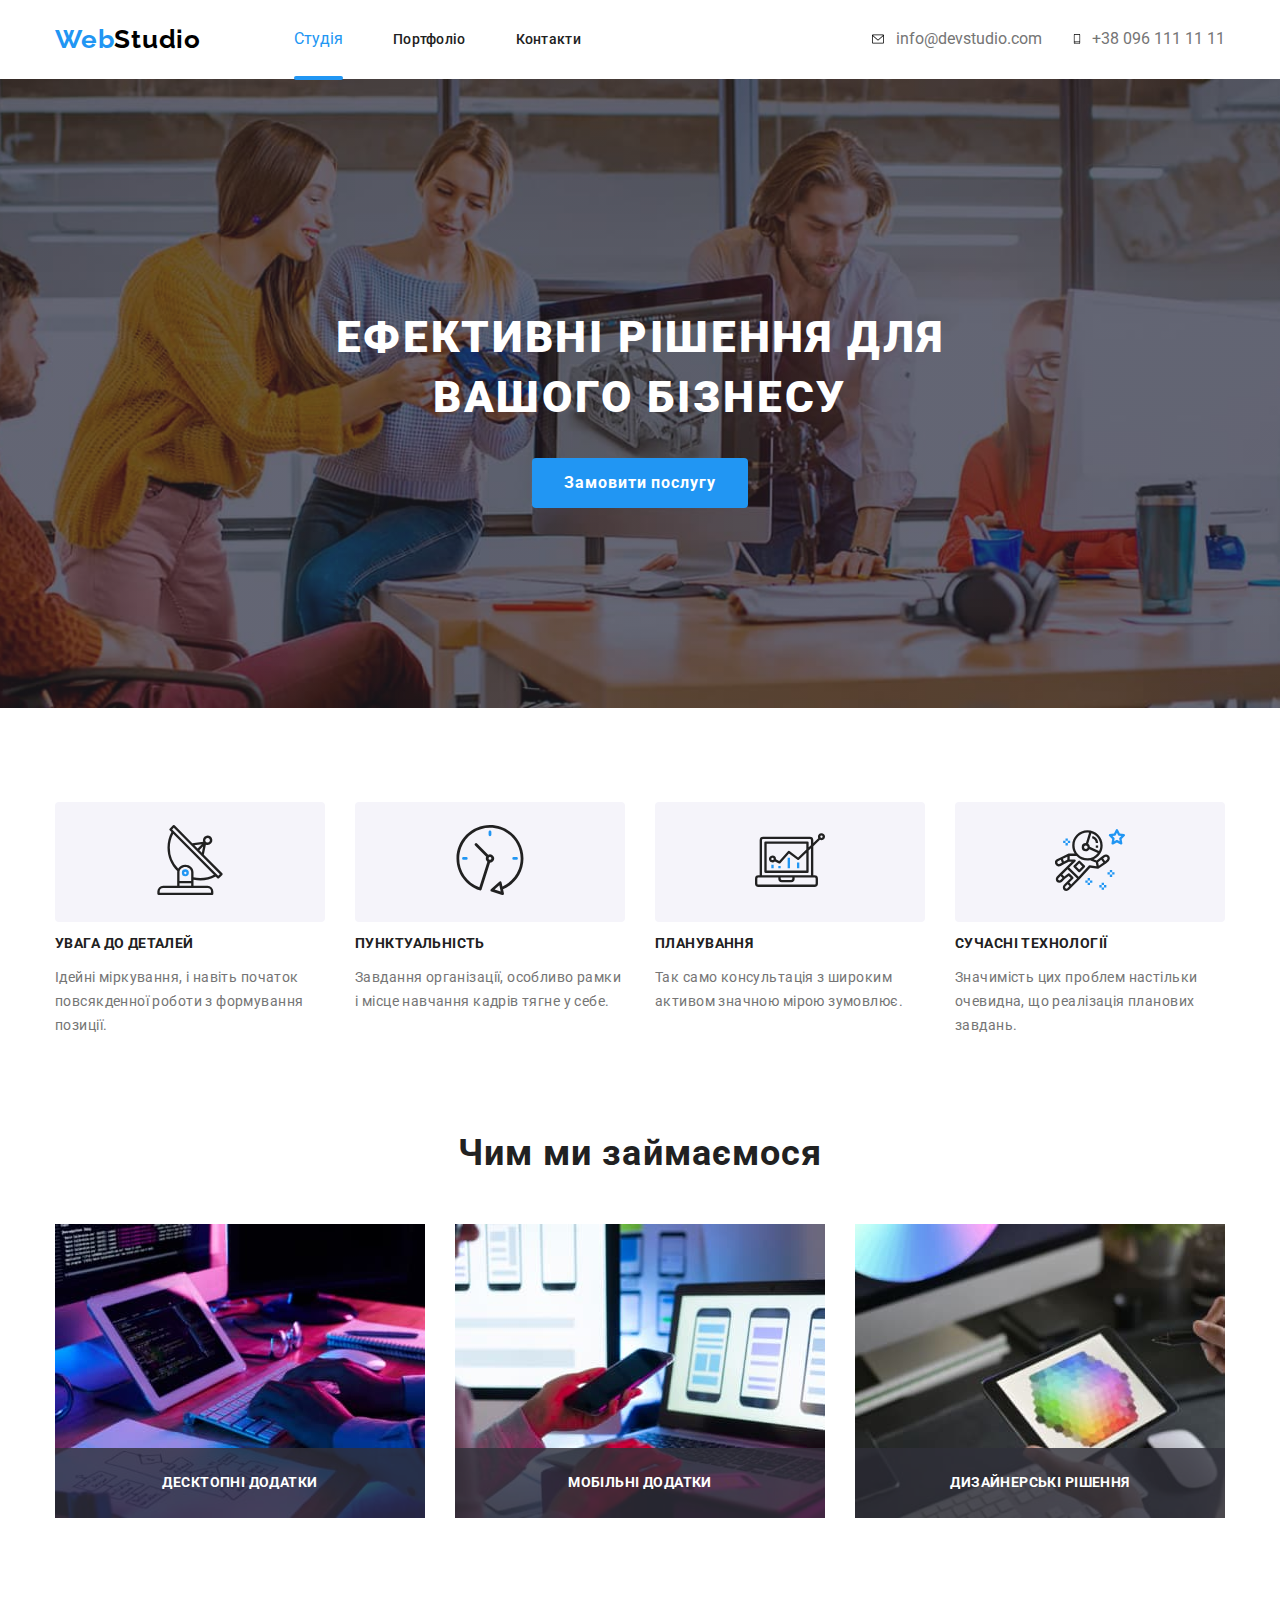
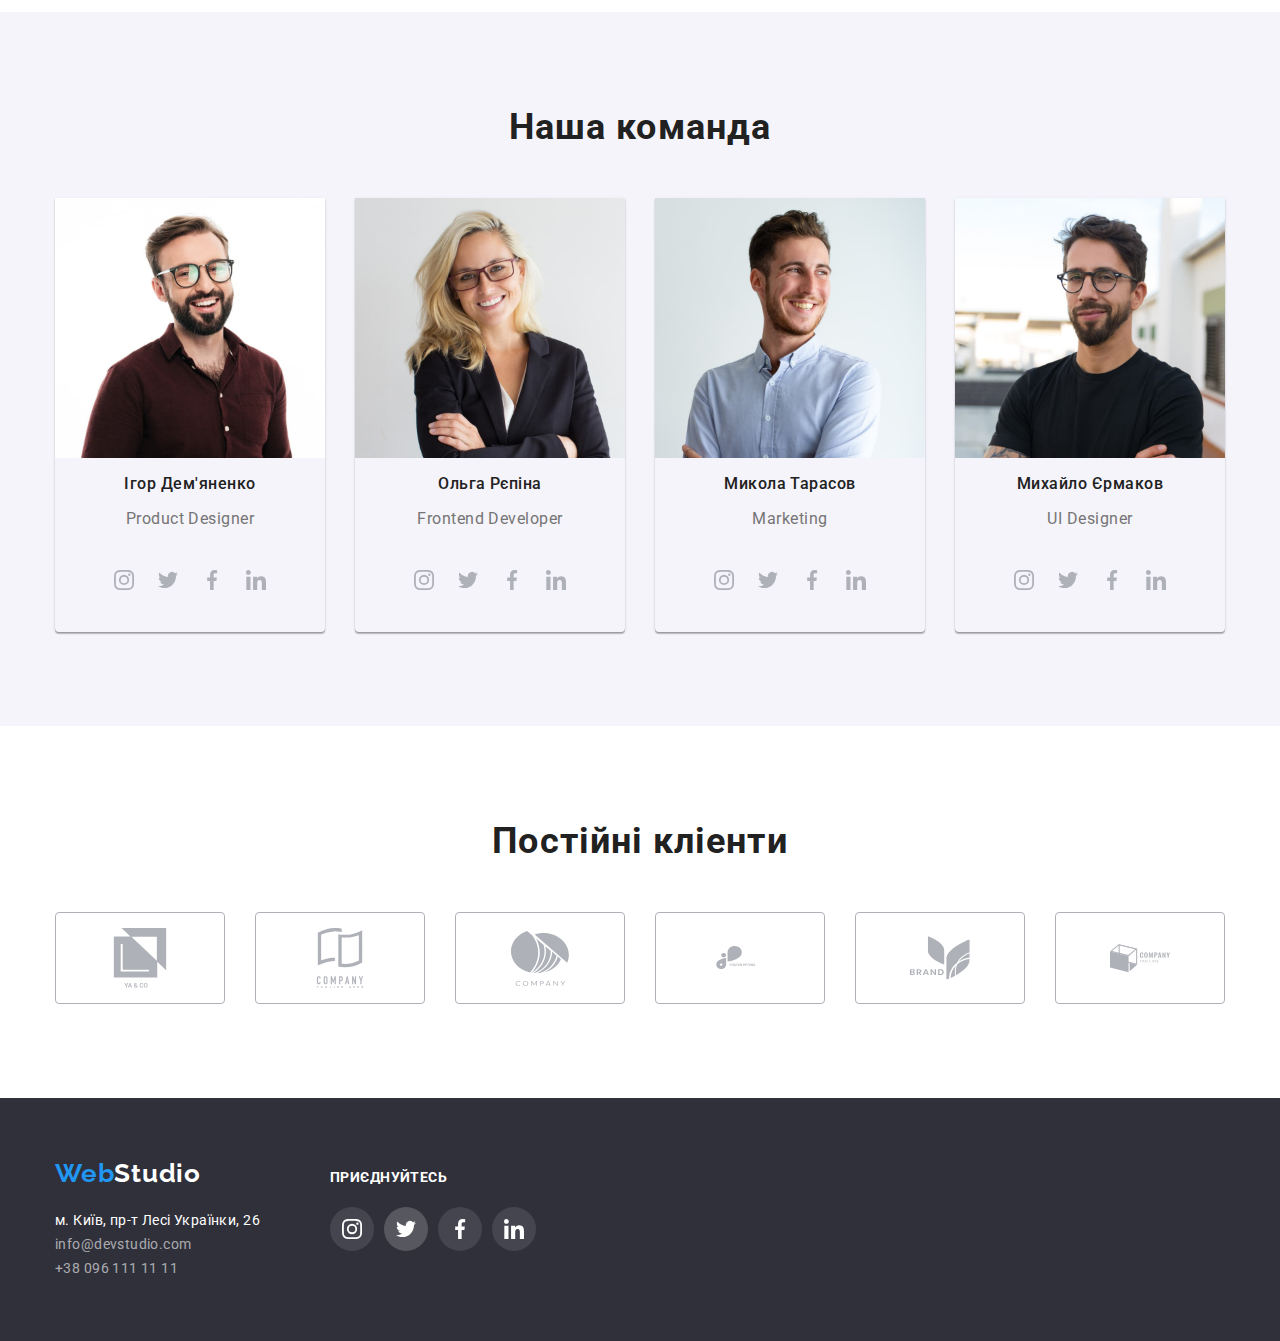
<file: index.html>
<!DOCTYPE html>
<html lang="uk">
<head>
    <meta charset="UTF-8">
    <meta http-equiv="X-UA-Compatible" content="IE=edge">
    <meta name="viewport" content="width=device-width, initial-scale=1.0">
    <title>WebStudio</title>
    <link rel="preconnect" href="https://fonts.googleapis.com">
    <link rel="preconnect" href="https://fonts.gstatic.com" crossorigin>
    <link href="https://fonts.googleapis.com/css2?family=Raleway:wght@700&family=Roboto:wght@400;500;700;900&display=swap" rel="stylesheet">
    <link rel="stylesheet" href="https://cdnjs.cloudflare.com/ajax/libs/modern-normalize/1.1.0/modern-normalize.css">
    <link rel="stylesheet" href="./css/styles.css">
</head
>
<body class="body">
    <!-- Шапка сторінки -->
    <header class="header">
        <div class="container">
        <nav class="nav">
            <a href="/"><span class="web">Web</span><span class="studio-header">Studio</span></a>
    <!-- Навігація на інші сторінки -->
            <ul class="nav-item">
                <li class="item"><a href="./index.html" class="link">Студія</a></li>
                <li class="item"><a href="./portfolio.html" class="nav-link">Портфоліо</a></li>
                <li class="item"><a href="/Контакти" class="nav-link">Контакти</a></li>
            </ul>
        
            <div class="contacts">
    <!-- Посилання на електронну адресу -->
            <a href="mailto:info@devstudio.com" class="contact-item">
                <svg class="envelope">
                    <use href="./images/icons.svg#icon-envelope"></use>
                </svg>   
            info@devstudio.com</a>
    <!-- Посилання на телефон  -->
            <a href="tel:+380961111111" class="contact-item">
                <svg class="smartfone">
                    <use href="./images/icons.svg#icon-smartphone"></use>
                </svg>   
            +38 096 111 11 11</a>
            </div>
        </nav>
        </div>
    </header>

    <!-- Унікальний контент сторінки -->
    <main>
        <section class="hero">
            <div class="container">
        <!-- Назва HERO -->  
            <h1 class="general-title">Ефективні рішення для вашого бізнесу</h1>
            <button type="button" class="button-hero" data-modal-open>Замовити послугу</button>
            </div>
        </section>    

        <section class="section">
            <!-- Наші переваги -->
            <h2 class="visually-hidden secondary-title title-name">Наші переваги</h2>
            <div class="container">
            <ul class="our-advantage action">    
                <li class="advantage-name">
                    <button class="button-advantage">
                        <svg class="icon-advantage">
                            <use href="./images/icons.svg#icon-antenna-1"></use>
                        </svg>
                    </button>    
                    <h3 class="title-advantage">УВАГА ДО ДЕТАЛЕЙ</h3>
                    <p class="advantage">Ідейні міркування, і навіть початок повсякденної роботи з формування позиції.</p>
                </li>
                <li class="advantage-name">   
                    <button class="button-advantage">
                        <svg class="icon-advantage">
                            <use href="./images/icons.svg#icon-clock-1"></use>
                        </svg>
                    </button>
                    <h3 class="title-advantage">ПУНКТУАЛЬНІСТЬ</h3>
                    <p class="advantage">Завдання організації, особливо рамки і місце навчання кадрів тягне у себе.</p>
                </li>
                <li class="advantage-name">   
                    <button class="button-advantage">
                        <svg class="icon-advantage">
                            <use href="./images/icons.svg#icon-diagram-1"></use>
                        </svg>
                    </button>
                    <h3 class="title-advantage">ПЛАНУВАННЯ</h3>
                    <p class="advantage">Так само консультація з широким активом значною мірою зумовлює.</p>
                </li>
                <li class="advantage-name">
                    <button class="button-advantage">
                        <svg class="icon-advantage">
                            <use href="./images/icons.svg#icon-astronaut-1"></use>
                        </svg>
                    </button>
                    <h3 class="title-advantage">СУЧАСНІ ТЕХНОЛОГІЇ</h3>
                    <p class="advantage">Значимість цих проблем настільки очевидна, що реалізація планових завдань.</p>
                </li>
            </ul>    
            </div>   
       </section>    

        <section class="section section-name">    
            <!-- Наша робота -->
            <h2 class="secondary-title title-name">Чим ми займаємося</h2>
            <div class="container">
            <ul class="our-work">
                <li class="work-photo">
                    <div class="position-type">
                         <img src= "./images/box01s.jpg" alt= "Робота за планшетом" width= "370"/>
                        <p class="work-type">Десктопні додатки</p>
                    </div>
                </li>
                <li class="work-photo">
                    <div class="position-type">
                        <img src= "./images/box02s.jpg" alt= "Робота за ноутбуком" width= "370"/>
                        <p class="work-type">Мобільні додатки</p>
                    </div>
                </li>
                <li class="work-photo">
                    <div class="position-type">
                        <img src= "./images/box03s.jpg" alt= "Планшет в руках" width= "370"/>
                        <p class="work-type">Дизайнерські рішення</p>
                    </div>
                </li>
            </ul>
            </div>
        </section>
        
        <section class="section team">
            <!-- Наша команда -->
            <h2 class="secondary-title title-name">Наша команда</h2>
            <div class="container">
            <ul class="our-team action">
                <li class="team-photo">
                    <div class="team-border">
                    <img src= "./images/img01s-ihor.jpg" alt= "Співробітник Ігор" width= "270"/>
                    <p class="name">Ігор Дем'яненко</p>
                    <p class="position">Product Designer</p>
                    <ul class="social-icons">
                        <li class="social-item"><a href="" class="social-link">
                            <svg class="icon-team">
                                <use href="./images/icons.svg#icon-instagram-1"></use>
                            </svg>    
                            </a>
                        </li>
                        <li class="social-item"><a href="" class="social-link">
                            <svg class="icon-team">
                                <use href="./images/icons.svg#icon-twitter-1"></use>
                            </svg>            
                            </a>
                        </li>
                        <li class="social-item"><a href="" class="social-link">
                            <svg class="icon-team">
                                <use href="./images/icons.svg#icon-facebook-1"></use>
                            </svg>
                            </a>
                        </li>
                        <li class="social-item"><a href="" class="social-link">
                            <svg class="icon-team">
                                <use href="./images/icons.svg#icon-linkedin-1"></use>
                            </svg>
                            </a>
                        </li>
                    </ul>
                    </div>
                </li>
                <li class="team-photo">
                    <div class="team-border">
                    <img src= "./images/img02s-olga.jpg" alt= "Співробітник Ольга" width= "270"/>
                    <p class="name">Ольга Рєпіна</p>
                    <p class="position">Frontend Developer</p>
                    <ul class="social-icons list">
                        <li class="social-item"><a href="" class="social-link">
                            <svg class="icon-team">
                                <use href="./images/icons.svg#icon-instagram-1"></use>
                            </svg>    
                            </a>
                        </li>
                        <li class="social-item"><a href="" class="social-link">
                            <svg class="icon-team">
                                <use href="./images/icons.svg#icon-twitter-1"></use>
                            </svg>            
                            </a>
                        </li>
                        <li class="social-item"><a href="" class="social-link">
                            <svg class="icon-team">
                                <use href="./images/icons.svg#icon-facebook-1"></use>
                            </svg>
                            </a>
                        </li>
                        <li class="social-item"><a href="" class="social-link">
                            <svg class="icon-team">
                                <use href="./images/icons.svg#icon-linkedin-1"></use>
                            </svg>
                            </a>
                        </li>
                    </ul>
                    </div>
                </li>
                <li class="team-photo">
                    <div class="team-border">
                    <img src= "./images/img03s-mykola.jpg" alt= "Співробітник Микола" width= "270"/>
                    <p class="name">Микола Тарасов</p>
                    <p class="position">Marketing</p>
                    <ul class="social-icons">
                        <li class="social-item"><a href="" class="social-link">
                            <svg class="icon-team">
                                <use href="./images/icons.svg#icon-instagram-1"></use>
                            </svg>    
                            </a>
                        </li>
                        <li class="social-item"><a href="" class="social-link">
                            <svg class="icon-team">
                                <use href="./images/icons.svg#icon-twitter-1"></use>
                            </svg>            
                            </a>
                        </li>
                        <li class="social-item"><a href="" class="social-link">
                            <svg class="icon-team">
                                <use href="./images/icons.svg#icon-facebook-1"></use>
                            </svg>
                            </a>
                        </li>
                        <li class="social-item"><a href="" class="social-link">
                            <svg class="icon-team">
                                <use href="./images/icons.svg#icon-linkedin-1"></use>
                            </svg>
                            </a>
                        </li>
                    </ul>
                    </div>
                </li>
                <li class="team-photo">
                    <div class="team-border">
                    <img src= "./images/img04s-mykhaylo.jpg" alt= "Співробітник Михайло" width= "270"/>
                    <p class="name">Михайло Єрмаков</p>
                    <p class="position">UI Designer</p>
                    <ul class="social-icons list">
                        <li class="social-item"><a href="" class="social-link">
                            <svg class="icon-team">
                                <use href="./images/icons.svg#icon-instagram-1"></use>
                            </svg>    
                            </a>
                        </li>
                        <li class="social-item"><a href="" class="social-link">
                            <svg class="icon-team">
                                <use href="./images/icons.svg#icon-twitter-1"></use>
                            </svg>            
                            </a>
                        </li>
                        <li class="social-item"><a href="" class="social-link">
                            <svg class="icon-team">
                                <use href="./images/icons.svg#icon-facebook-1"></use>
                            </svg>
                            </a>
                        </li>
                        <li class="social-item"><a href="" class="social-link">
                            <svg class="icon-team">
                                <use href="./images/icons.svg#icon-linkedin-1"></use>
                            </svg>
                            </a>
                        </li>
                    </ul>
                    </div>
                </li>
            </ul>
            </div>
        </section>
        <section>
            <!-- Постійні кліенти -->
            <h2 class="secondary-title clients">Постійні кліенти</h2>
            <div class="container">
            <ul class="our-clients">
                <li class="clients-name"> <a href="" class="client-link">
                    <svg class="clients-icon">
                        <use href="./images/icons.svg#icon-llc-1"></use>
                    </svg>     
                    </a>
                </li>
                <li class="clients-name"> <a href="" class="client-link">
                    <svg class="clients-icon">
                        <use href="./images/icons.svg#icon-llc-2"></use>
                    </svg>  
                    </a>
                </li>
                <li class="clients-name"> <a href="" class="client-link">
                    <svg class="clients-icon">
                        <use href="./images/icons.svg#icon-llc-3"></use>
                    </svg>  
                    </a>
                </li>
                <li class="clients-name"> <a href="" class="client-link">
                    <svg class="clients-icon">
                        <use href="./images/icons.svg#icon-llc-4"></use>
                    </svg>  
                    </a>
                </li>
                <li class="clients-name"> <a href="" class="client-link">
                    <svg class="clients-icon">
                        <use href="./images/icons.svg#icon-llc-5"></use>
                    </svg>  
                    </a>
                </li>
                <li class="clients-name"> <a href="" class="client-link">
                    <svg class="clients-icon">
                        <use href="./images/icons.svg#icon-llc-6"></use>
                    </svg>  
                    </a>
                </li>
            </ul>
            </div>
        </section>    
    </main>

    <!-- Підвал сторінки -->
    <footer class="footer">
        <div class="container">
        <div class="footer-contacts">
        <div>
            <h4 class="footer-logo"><span class="web">Web</span><span class="studio-footer">Studio</span></h4>
        <address>
        <!-- Посилання на адресу -->    
            <a href="https://goo.gl/maps/DHbynrPCu6MxTHz17" class="footer-adress">м. Київ, пр-т Лесі Українки, 26</a> <br />
        <!-- Посилання на електронну адресу -->
            <a href="mailto:info@devstudio.com" class="footer-mail">info@devstudio.com</a> <br />
        <!-- Посилання на телефон  -->
            <a href="tel:+380961111111" class="footer-tel">+38 096 111 11 11</a>
        </address>
        </div>    

            <div class="block">
            <span class="text">ПРИЄДНУЙТЕСЬ</span>        
            <ul class="social-icons block-icons">
                <li class="social-item footer-icons"><a href="" class="social-link">
                    <svg class="icon-team block-footer">
                        <use href="./images/icons.svg#icon-instagram-2"></use>
                    </svg>    
                    </a>
                </li>
                <li class="social-item footer-icons"><a href="" class="social-link footer-icons">
                    <svg class="icon-team block-footer">
                        <use href="./images/icons.svg#icon-twitter-2"></use>
                    </svg>            
                    </a>
                </li>
                <li class="social-item footer-icons"><a href="" class="social-link">
                    <svg class="icon-team block-footer">
                        <use href="./images/icons.svg#icon-facebook-2"></use>
                    </svg>
                    </a>
                </li>
                <li class="social-item footer-icons"><a href="" class="social-link">
                    <svg class="icon-team block-footer">
                        <use href="./images/icons.svg#icon-linkedin-2"></use>
                    </svg>
                    </a>
                </li>
            </ul>
            </div>
            </div>
        </div> 
    </footer>

    <div class="backdrop is-hidden" data-modal>
        <div class="modal">
            <!-- <p></p> -->
            <button class="close" data-modal-close></button>
        </div>
    </div>

    <script src="./js/modal.js"></script>
</body>
</html>
</file>
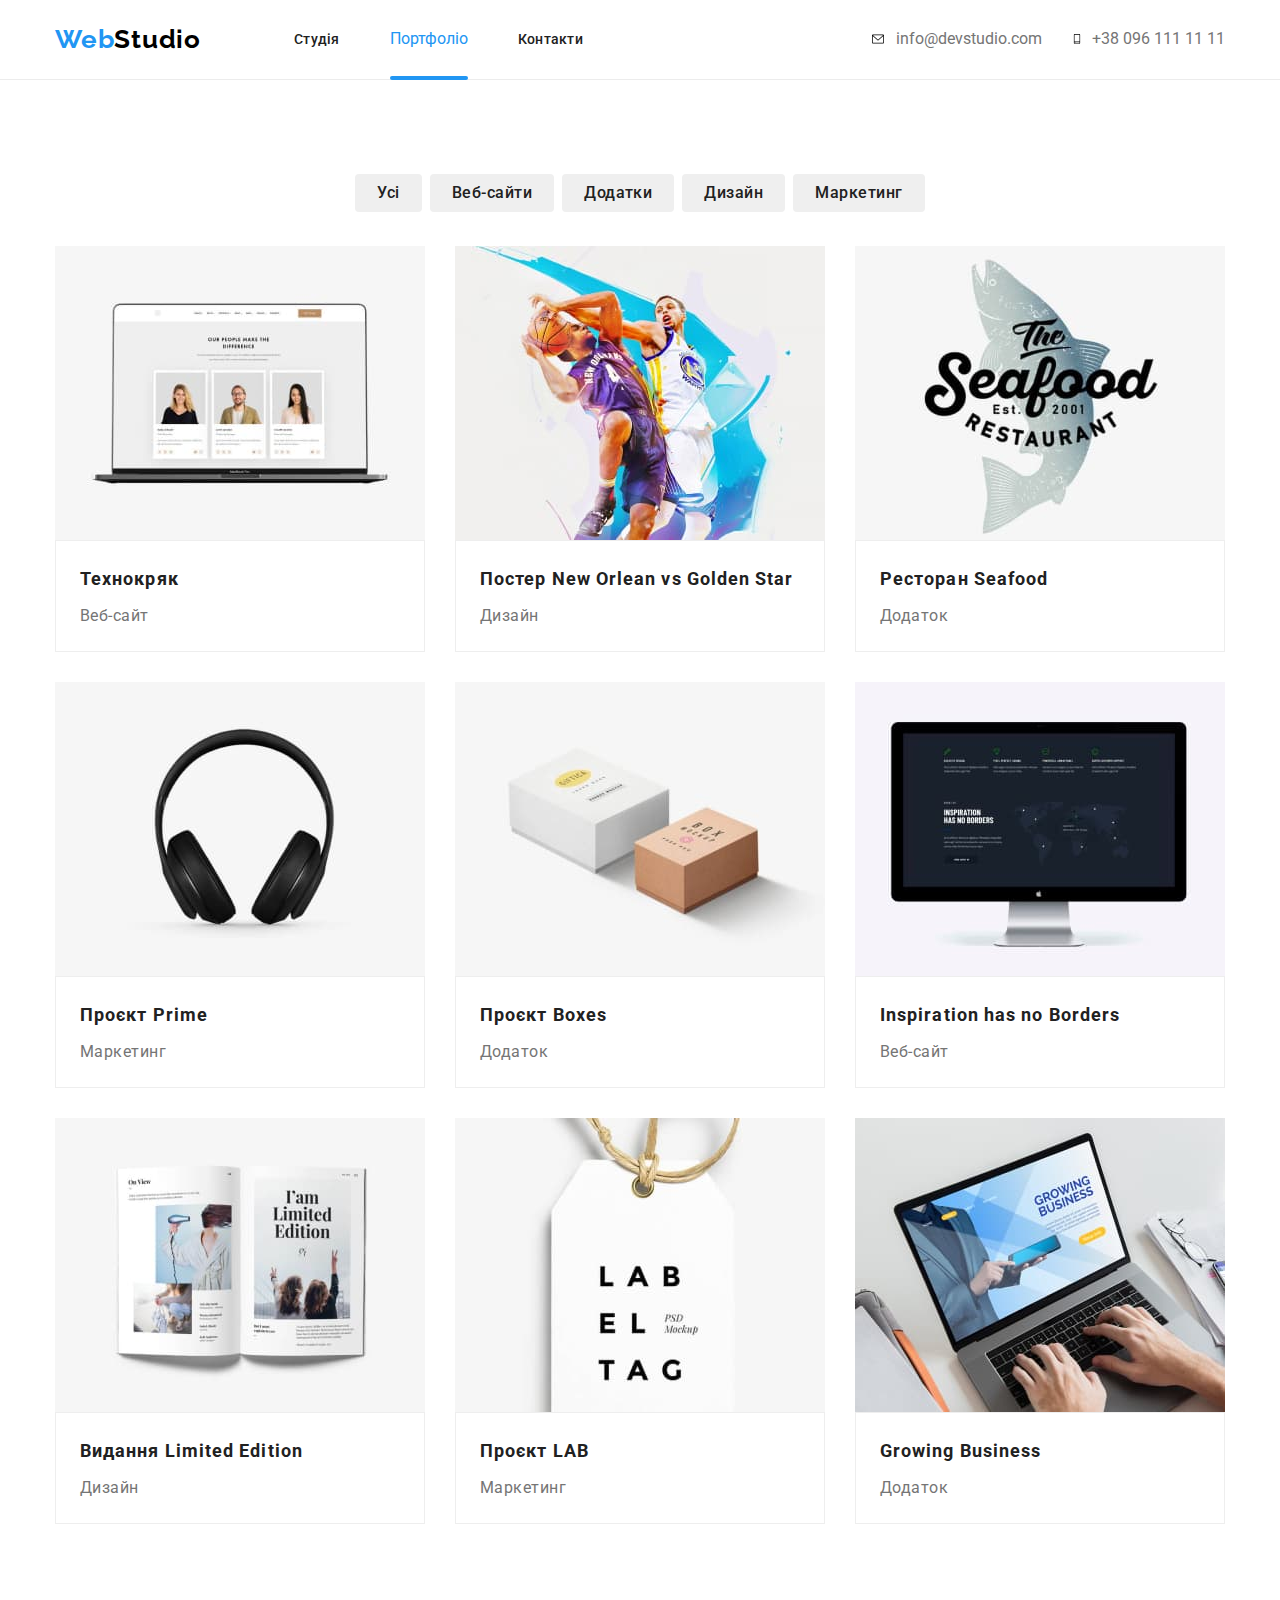
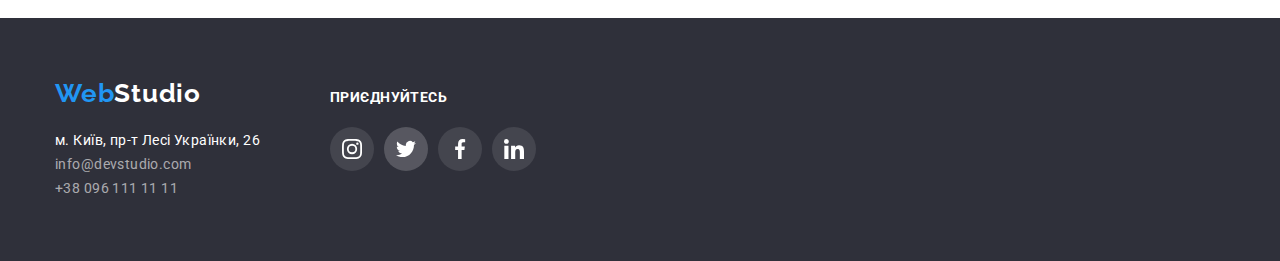
<file: portfolio.html>
<!DOCTYPE html>
<html lang="uk">
<head>
    <meta charset="UTF-8">
    <meta http-equiv="X-UA-Compatible" content="IE=edge">
    <meta name="viewport" content="width=device-width, initial-scale=1.0">
    <title>Portfolio</title>
    <link rel="preconnect" href="https://fonts.googleapis.com">
    <link rel="preconnect" href="https://fonts.gstatic.com" crossorigin>
    <link href="https://fonts.googleapis.com/css2?family=Raleway:wght@700&family=Roboto:wght@400;500;700;900&display=swap" rel="stylesheet">
    <link rel="stylesheet" href="https://cdnjs.cloudflare.com/ajax/libs/modern-normalize/1.1.0/modern-normalize.css">
    <link rel="stylesheet" href="./css/styles.css">
</head>

<body class="body">
    <!-- Шапка сторінки -->
    <header class="border-header header">
        <div class="container">
        <nav class="nav">
            <a href="/"><span class="web">Web</span><span class="studio-header">Studio</span></a>
    <!-- Навігація на інші сторінки -->
            <ul class="nav-item">
                <li class="item"><a href="./index.html" class="nav-link">Студія</a></li>
                <li class="item"><a href="./portfolio.html" class="link">Портфоліо</a></li>
                <li class="item"><a href="/Контакти" class="nav-link">Контакти</a></li>
            </ul>
        
            <div class="contacts">
                <!-- Посилання на електронну адресу -->
                        <a href="mailto:info@devstudio.com" class="contact-item">
                            <svg class="envelope">
                                <use href="./images/icons.svg#icon-envelope"></use>
                            </svg>   
                        info@devstudio.com</a>
                <!-- Посилання на телефон  -->
                        <a href="tel:+380961111111" class="contact-item">
                            <svg class="smartfone">
                                <use href="./images/icons.svg#icon-smartphone"></use>
                            </svg>   
                        +38 096 111 11 11</a>
            </div>
        </nav>
        </div>
    </header>

    <!-- Унікальний контент сторінки -->
    <main>
        <section class="section">
    <!-- Заголовок -->
            <h2 class="visually-hidden">Фільтр</h2>  
            <div class="container">
    <!-- Кнопки фільтру --> 
            <ul class="button-filter">
                <li>
                    <button type="button" class="button button-portfolio">Усі</button>
                </li>
                <li>
                    <button type="button" class="button button-portfolio">Веб-сайти</button>
                </li>
                <li>
                    <button type="button" class="button button-portfolio">Додатки</button>
                </li>
                <li>
                    <button type="button" class="button button-portfolio">Дизайн</button>
                </li>
                <li>
                    <button type="button" class="button button-portfolio">Маркетинг</button>
                </li>
            </ul>
            </div>

            <div class="container">   
    <!-- Проекти -->
            <ul class="projects">
                <li class="projects-item">
                    <a href="">
                        <div class="project-shadow">
                            <div class="shadow">
                                <img src="./images/portfolio-img01s.jpg" alt="Екран ноутбука" width="370">
                                    <div class="overlay">
                                        <p>Ресурс пропонує комплексні пропозиції з різним рівнем функціоналу та сервісів. Все це дозволить відвідувачу отримати вичерпні відомості про компанію чи приватну особу.</p>
                                    </div>
                            </div>        
                            <div class="projects-border">
                                <p class="project-name">Технокряк</p>
                             <p class="project-type">Веб-сайт</p>
                            </div>
                        </div>
                    </a>
                </li>
                <li class="projects-item">
                    <a href="">
                        <div class="project-shadow">
                            <div class="shadow">
                                <img src="./images/portfolio-img02s.jpg" alt="Два баскетболіста" width="370">
                                    <div class="overlay">
                                        <p>Ресурс пропонує комплексні пропозиції з різним рівнем функціоналу та сервісів. Все це дозволить відвідувачу отримати вичерпні відомості про компанію чи приватну особу.</p>
                                    </div>
                            </div>
                        <div class="projects-border">
                            <p class="project-name">Постер New Orlean vs Golden Star</p>
                            <p class="project-type">Дизайн</p>
                        </div>
                        </div>
                    </a>
                </li>
                <li class="projects-item">
                    <a href="">
                        <div class="project-shadow">
                            <div class="shadow">    
                                <img src="./images/portfolio-img03s.jpg" alt="Логотип ресторана" width="370">
                                    <div class="overlay">
                                        <p>Ресурс пропонує комплексні пропозиції з різним рівнем функціоналу та сервісів. Все це дозволить відвідувачу отримати вичерпні відомості про компанію чи приватну особу.</p>
                                    </div>
                            </div>    
                        <div class="projects-border">
                            <p class="project-name">Ресторан Seafood</p>
                            <p class="project-type">Додаток</p>
                        </div>
                        </div>
                    </a>
                </li>
                <li class="projects-item">
                    <a href="">
                        <div class="project-shadow">
                            <div class="shadow">
                                <img src="./images/portfolio-img04s.jpg" alt="Навушники" width="370">
                                    <div class="overlay">
                                        <p>Ресурс пропонує комплексні пропозиції з різним рівнем функціоналу та сервісів. Все це дозволить відвідувачу отримати вичерпні відомості про компанію чи приватну особу.</p>
                                    </div>
                            </div>    
                        <div class="projects-border">
                            <p class="project-name">Проєкт Prime</p>
                            <p class="project-type">Маркетинг</p>
                        </div>
                        </div>
                    </a>
                </li>
                <li class="projects-item">
                    <a href="">
                        <div class="project-shadow">
                            <div class="shadow">
                                <img src="./images/portfolio-img05s.jpg" alt="Дві коробки" width="370">
                                    <div class="overlay">
                                        <p>Ресурс пропонує комплексні пропозиції з різним рівнем функціоналу та сервісів. Все це дозволить відвідувачу отримати вичерпні відомості про компанію чи приватну особу.</p>
                                    </div>
                            </div>
                        <div class="projects-border">
                            <p class="project-name">Проєкт Boxes</p>
                            <p class="project-type">Додаток</p>
                        </div>
                        </div>
                    </a>
                </li>
                <li class="projects-item">
                    <a href="">
                        <div class="project-shadow">
                            <div class="shadow">
                                <img src="./images/portfolio-img06s.jpg" alt="Екран монитора" width="370">
                                    <div class="overlay">
                                        <p>Ресурс пропонує комплексні пропозиції з різним рівнем функціоналу та сервісів. Все це дозволить відвідувачу отримати вичерпні відомості про компанію чи приватну особу.</p>
                                    </div>
                            </div>    
                        <div class="projects-border">
                            <p class="project-name">Inspiration has no Borders</p>
                            <p class="project-type">Веб-сайт</p>
                        </div>
                        </div>
                    </a>
                </li>
                <li class="projects-item">
                    <a href="">
                        <div class="project-shadow">
                            <div class="shadow">
                                <img src="./images/portfolio-img07s.jpg" alt="Розкрита книга" width="370">
                                    <div class="overlay">
                                        <p>Ресурс пропонує комплексні пропозиції з різним рівнем функціоналу та сервісів. Все це дозволить відвідувачу отримати вичерпні відомості про компанію чи приватну особу.</p>
                                    </div>
                            </div>    
                        <div class="projects-border">
                            <p class="project-name">Видання Limited Edition</p>
                            <p class="project-type">Дизайн</p>
                        </div>
                        </div>
                    </a>
                </li>
                <li class="projects-item">
                    <a href="">
                        <div class="project-shadow">
                            <div class="shadow">
                                <img src="./images/portfolio-img08s.jpg" alt="Бірка на мотузці" width="370">
                                    <div class="overlay">
                                        <p>Ресурс пропонує комплексні пропозиції з різним рівнем функціоналу та сервісів. Все це дозволить відвідувачу отримати вичерпні відомості про компанію чи приватну особу.</p>
                                    </div>
                            </div>    
                        <div class="projects-border">
                            <p class="project-name">Проєкт LAB</p>
                            <p class="project-type">Маркетинг</p>
                        </div>
                        </div>
                    </a>
                </li>
                <li class="projects-item">
                    <a href="">
                        <div class="project-shadow">
                            <div class="shadow">
                                <img src="./images/portfolio-img09s.jpg" alt="Руки на клавіатурі ноутбука" width="370">
                                    <div class="overlay">
                                        <p>Ресурс пропонує комплексні пропозиції з різним рівнем функціоналу та сервісів. Все це дозволить відвідувачу отримати вичерпні відомості про компанію чи приватну особу.</p>
                                    </div>
                            </div>    
                        <div class="projects-border">
                            <p class="project-name">Growing Business</p>
                            <p class="project-type">Додаток</p>
                        </div>
                        </div>
                    </a>
                </li>
            </ul>
            </div>
        </section>
    </main>

    <!-- Підвал сторінки -->
    <footer class="footer">
        <div class="container">
        <div class="footer-contacts">
        <div>
            <h4 class="footer-logo"><span class="web">Web</span><span class="studio-footer">Studio</span></h4>
        <address>
        <!-- Посилання на адресу -->    
            <a href="https://goo.gl/maps/DHbynrPCu6MxTHz17" class="footer-adress">м. Київ, пр-т Лесі Українки, 26</a> <br />
        <!-- Посилання на електронну адресу -->
            <a href="mailto:info@devstudio.com" class="footer-mail">info@devstudio.com</a> <br />
        <!-- Посилання на телефон  -->
            <a href="tel:+380961111111" class="footer-tel">+38 096 111 11 11</a>
        </address>
        </div>    

            <div class="block">
            <span class="text">ПРИЄДНУЙТЕСЬ</span>        
            <ul class="social-icons block-icons">
                <li class="social-item footer-icons"><a href="" class="social-link">
                    <svg class="icon-team block-footer">
                        <use href="./images/icons.svg#icon-instagram-2"></use>
                    </svg>    
                    </a>
                </li>
                <li class="social-item footer-icons"><a href="" class="social-link footer-icons">
                    <svg class="icon-team block-footer">
                        <use href="./images/icons.svg#icon-twitter-2"></use>
                    </svg>            
                    </a>
                </li>
                <li class="social-item footer-icons"><a href="" class="social-link">
                    <svg class="icon-team block-footer">
                        <use href="./images/icons.svg#icon-facebook-2"></use>
                    </svg>
                    </a>
                </li>
                <li class="social-item footer-icons"><a href="" class="social-link">
                    <svg class="icon-team block-footer">
                        <use href="./images/icons.svg#icon-linkedin-2"></use>
                    </svg>
                    </a>
                </li>
            </ul>
            </div>
            </div>
        </div> 
    </footer>
</body>
</html>
</file>
<file: css/styles.css>
/* .button{
  display: inline-flex;
  align-items: center;
  padding: 10px 20px;
  background-color: teal;
  color: #ffffff;
  border-radius: 3px;
  text-decoration: none;
  cursor: pointer;
 } */

/* .button:hover,
.button:focus{
  background-color: palevioletred;
} */

/* .button::before{
  content: '';
  width: 20px;
  height: 20px;
  margin-right: 10px;
  background-color: red;
  background-image: url();
  background-size: contain;
} */

/* .button > .icon{
  width: 20px;
  height: 20px;
  margin-right: 10px;
        background-color: red;
        outline: 1px solid black;
  background-image: url();
  background-size: contain;
} */

/* LIST */
/* .list{
  display: flex;
  padding: 0;
  list-style: none;
} */

/* .list-item{
  width: 350px;
  margin: 10px;
  padding: 10px;
  border-radius: 4px;
  box-shadow: 0px 2px 1px rgba(0, 0, 0, 0.2), 0px 1px 1px rgba(0, 0, 0, 0.14), 0px 1px 3px rgba(0, 0, 0, 0.12);
} */

/* Приклад для "наших переваг" */
/* block - лише в тому випадку, якщо треба розтягнути на ширину батька */
/* .list-item::before{
   display: block;
  content: '';
  height: 120px;
         outline: 1px solid red;
        background-image: url();
  background-size: contain;
  background-repeat: no-repeat;
  background-position: center;
  background-color: #cccccc;
} */

/* .list-item:nth-child(1)::before{
  background-image: url();
} */

/* Значок соцмережі */
/* .link{
  display: inline-block;
  content: '';
  width: 44px;
  height: 44px;
  background-image: url();
  border-radius: 50%;
  background-size: 20px;
  background-position: center;
  background-repeat: no-repeat;
  background-color: red;
}

.link:hover{
  background-color: teal;
} */

/* Загальні стилі */
:root {
  --white-color: #ffffff;
  --text-color: #757575;
  --hover-color: #2196f3;
  --section-color: #2f303a;
  --name-color: #212121;
}

.body {
  font-family: "Roboto", sans-serif;
  color: var(--text-color);
  background-color: var(--white-color);
}

a {
  text-decoration: none;
}

address {
  display: inline-block;
  font-style: normal;
}

img{
  display: block;
}

header > a {
  color: var(--text-color);
}

a:hover,
a:focus {
  color: var(--hover-color);
  transition-duration: 250ms;
  transition-timing-function: cubic-bezier(0.4, 0, 0.2, 1);
}

ul{
  padding: 0;
}

li {
  list-style: none;
}

.container{
  width: 1200px;
  padding-left: 15px;
  padding-right: 15px;
  margin-left: auto;
  margin-right: auto;
}

.nav{
  display: flex;
  align-items: center;
}

/* Нижня межа хедера */
.border-header{
  border-bottom-width: 1px;
  border-bottom-style: solid;
  border-bottom-color: #ECECEC;
}

.header{
  padding: 24px 0;
}

/* Перша частина логотипу */
.web {
  font-family: "Raleway", sans-serif;
  font-weight: 700;
  font-size: 26px;
  line-height: 1.19;
  letter-spacing: 0.03em;
  color: var(--hover-color);
}

/* Друга частина логотипу - header */
.studio-header {
  font-family: "Raleway", sans-serif;
  font-weight: 700;
  font-size: 26px;
  line-height: 1.19;
  letter-spacing: 0.03em;
  color: #000000;
}

/* Друга частина логотипу - footer */
.studio-footer {
  font-family: "Raleway", sans-serif;
  font-weight: 700;
  font-size: 26px;
  line-height: 1.19;
  letter-spacing: 0.03em;
  color: var(--white-color);
}

/* Вирівнювання посилань навігації */
.nav-item{
  display: flex;
  margin-left: 93px;
  margin-top: 0;
  margin-bottom: 0;
}

.nav-item .item:not(:last-child){
  margin-right: 50px;
}

/* Альтернативні варіанти */
/* .nav-item .item:last-child{
  margin-right: 0px;
} */

/* .nav-item .item + .item{
  margin-left: 0px;
}  */

.contact-item{
  display: flex;
  align-items: center;
  color: var(--text-color);
}

/* Іконки хедера */
.envelope{
  width: 16px;
  height: 12px;
  margin-right: 10px;
}
  
.envelope:hover,
.envelope:focus{
  fill: var(--hover-color);
  transition-duration: 250ms;
  transition-timing-function: cubic-bezier(0.4, 0, 0.2, 1);
}
  
.smartfone{
  width: 10px;
  height: 16px;
  margin-right: 10px;
}

.smartfone:hover,
.smartfone:focus{
  fill: var(--hover-color);
  transition-duration: 250ms;
  transition-timing-function: cubic-bezier(0.4, 0, 0.2, 1);
}

/* Вирівнювання контактів */
.contacts{
  display: flex;
  margin-left: auto;
}

.contacts :not(:last-child){
  margin-right: 30px;
}

/* Посилання навігації */
.nav-link {
  font-weight: 500;
  font-size: 14px;
  line-height: 1.14;
  letter-spacing: 0.02em;
  color: var(--name-color);
}

.nav-link:hover,
.nav-link:focus {
  color: var(--hover-color);
  transition-duration: 250ms;
  transition-timing-function: cubic-bezier(0.4, 0, 0.2, 1);
}

.link {
  color: var(--hover-color);
  position: relative;
}

/* Псевдоелемент головної навігації */
.link::after{
  content: "";
  display: block;
  width: 100%;
  height: 4px;
  position: absolute;
  margin-bottom: -32px;
  bottom: 0;
  background-color: var(--hover-color);
  border-radius: 2px; 
}

/* Відступи у секціях */
.section{
  padding-top: 94px;
  padding-bottom: 94px;
}

/* Головний заголовок */
.general-title {
  width: 696px;
  margin-bottom: 30px;
  margin-left: auto;
  margin-right: auto;
  font-weight: 900;
  font-size: 44px;
  line-height: 1.36;
  text-align: center;
  letter-spacing: 0.06em;
  text-transform: uppercase;
  color: var(--white-color);
}

/* Блок - "Титул" */
.hero {
  padding-top: 200px;
  padding-bottom: 200px;
  align-items: center;
  text-align: center;

  background-color: var(--section-color);
  background-image: linear-gradient(rgba(47, 48, 58, 0.4), rgba(47, 48, 58, 0.4)), url(../images/Img-bg.jpg);
  background-position: center;
  background-repeat: no-repeat;
  background-size: cover;
  
}

/* Кнопкa з головної сторінки */
.button-hero {
  padding: 10px 32px;
  font-weight: 700;
  font-size: 16px;
  line-height: 1.88;
  letter-spacing: 0.06em;
  color: var(--white-color);
  background-color: var(--hover-color);
  cursor: pointer;
  border: transparent;
  border-radius: 4px;
}

/* Кнопки з портфолио */
.button {
  padding: 6px 22px;
  font-weight: 500;
  font-size: 16px;
  line-height: 1.63;
  text-align: center;
  letter-spacing: 0.03em;
  color: var(--name-color);
  cursor: pointer;
  border: transparent;
  border-radius: 4px;
}

/* Вирівнювання кнопок з портфоліо */
.button-filter{
  display: flex;
  justify-content: center;
  padding-bottom: 34px;
  margin: 0;
}

.button-filter :not(:last-child){
  margin-right: 8px;
}

.button-portfolio:hover,
.button-portfolio:focus{
  box-shadow: 0px 3px 1px rgba(0, 0, 0, 0.1), 0px 1px 2px rgba(0, 0, 0, 0.08), 0px 2px 2px rgba(0, 0, 0, 0.12);
  border-radius: 4px;
  transition-duration: 250ms;
  transition-timing-function: cubic-bezier(0.4, 0, 0.2, 1);
}

.button:hover,
.button:focus {
  color: var(--white-color);
  background-color: var(--hover-color);
  transition-duration: 250ms;
  transition-timing-function: cubic-bezier(0.4, 0, 0.2, 1);
}

/* Заголовок про нас */
.secondary-title {
  margin: 0;
  padding: 0;
  font-weight: 700;
  font-size: 36px;
  line-height: 1.17;
  text-align: center;
  letter-spacing: 0.03em;
  color: var(--name-color);
}

/* Приховування */
.visually-hidden {
  position: absolute;
  white-space: nowrap;
  width: 1px;
  height: 1px;
  overflow: hidden;
  border: 0;
  padding: 0;
  clip: rect(0 0 0 0);
  clip-path: inset(50%);
  margin: -1px;
}

.title-name{
  display: block;
  margin-bottom: 50px;
}

.section-name{
  padding-top: 0;
}

/* Заголовок переваг */
.title-advantage {
  font-weight: 700;
  font-size: 14px;
  line-height: 1.14;
  letter-spacing: 0.03em;
  text-transform: uppercase;
  color: var(--name-color);
}

.advantage-name:not(:last-child){
  margin-right: 30px;
}

/* Модальне вікно */
.backdrop{
  position: fixed;
  top: 0;
  left: 0;
  width: 100%;
  height: 100%;
  background-color: rgba(0, 0, 0, 0.2);
}

.backdrop.is-hidden{
  /* visibility: visible; */
  opacity: 0;
  pointer-events: none;
}

.modal{
  position: absolute;
  top: 50%;
  left: 50%;
  transform: translate(-50%, -50%);

  min-width: 528px;
  min-height: 581px;
  padding: 8px 8px ;
  background-color: var(--white-color);
  box-shadow: 0px 1px 3px rgba(0, 0, 0, 0.12), 0px 1px 1px rgba(0, 0, 0, 0.14), 0px 2px 1px rgba(0, 0, 0, 0.2);
  border-radius: 4px;;
}

.close{
  position: absolute;
  top: 8px;
  right: 8px;
  width: 30px;
  height: 30px;
  background-color: var(--white-color);
  border: 1px solid rgba(0, 0, 0, 0.1);
  border-radius: 50%;
  background-image: url(../images/Close-X.svg);
  padding: 6px;
  background-repeat: no-repeat;
  background-position: center;
  cursor: pointer;
}

.action{
display: flex;
padding: 0;
margin: 0;
list-style: none;
}

/* Іконки переваг */
.button-advantage{
  padding: 0;
  border: none;
  width: 270px;
  height: 120px;
  color: #212121;
  background: #F5F4FA;
  border-radius: 4px;
}

.icon-advantage{
  width: 70px;
  height: 70px;
  fill: currentColor;
}

/* Фон для секції "Наша робота" */
.position-type{
  position: relative;
  }

.work-type{
  position: absolute;
  font-weight: 700;
  font-size: 14px;
  line-height: 1.14;
  text-align: center;
  letter-spacing: 0.03em;
  text-transform: uppercase;
  color: var(--white-color);
  background: rgba(47, 48, 58, 0.8);
    
  bottom: 0;
  display: flex;
  justify-content: center;
  align-items: center;
  margin: 0;
  width: 370px;
  height: 70px;
}

/* Вирівнювання секцій */
.our-advantage,
.our-work,
.our-team,
.our-clients{
  display: flex;
  margin: 0;
  padding: 0;
  justify-content: center;
}

/* Опис переваг */
.advantage {
  margin: 0;

  font-size: 14px;
  line-height: 1.71;
  letter-spacing: 0.03em;
}

/* Блок - "команда" */
.team {
  background-color: #f5f4fa;
}

/* Зняття батьківських маржинів */
.team-photo:not(:last-child){
  margin-right: 30px;
}

.work-photo:not(:last-child){
  margin-right: 30px;
}

/* .clients-name:not(:last-child){
  margin-right: 30px; */

/* П.І.Б */
.name {
  font-weight: 500;
  font-size: 16px;
  line-height: 1.19;
  text-align: center;
  letter-spacing: 0.03em;
  color: var(--name-color);
}

/* Посади */
.position {
  padding-bottom: 30px;
  margin: 0;
  font-size: 16px;
  line-height: 1.19;
  text-align: center;
  letter-spacing: 0.03em;
}

/* Іконки соцмереж команди */
.social-icons{
  display: flex;
  justify-content: center;
  margin: 0;
  padding-bottom: 30px;
  /* color: #AFB1B8; */
}

/* .social-item{
  width: 44px;
  height: 44px;
  margin-right: 10px;
}
.social-item:last-child{
  margin-right: 0;
} */

.icon-team{
  width: 20px;
  height: 20px;
  fill:  #AFB1B8;
}

.social-link{
  width: 44px;
  height: 44px;
  /* width: 100%;
  height: 100%; */
  display: flex;
  align-items: center;
  justify-content: center;
  border-radius: 50%;
 }

.social-link:hover,
.social-link:focus{
  background-color: var(--hover-color);
  /* fill: var(--white-color); */
}

.icon-team:hover,
.icon-team:focus{
  fill: var(--white-color);
  transition-duration: 250ms;
  transition-timing-function: cubic-bezier(0.4, 0, 0.2, 1);
}

/* Межі посад і П.І.Б */
.team-border{
  box-shadow: 0px 1px 3px rgba(0, 0, 0, 0.12), 0px 1px 1px rgba(0, 0, 0, 0.14), 0px 2px 1px rgba(0, 0, 0, 0.2); 
  border-radius: 0px 0px 4px 4px;
}

/* Постійні клієнти */
.our-clients{
  display: flex;
  justify-content: center;
  margin: 0;
  padding-bottom: 94px;
  padding-top: 50px;
}

.clients{
  padding-top: 94px;
}

.clients-name{
  width: 170px;
  height: 92px;
  margin-right: 30px;
  border: 1px solid #AFB1B8;
  border-radius: 4px;
}

.clients-name:last-child{
  margin-right: 0;
}

.clients-name:hover,
.clients-name:focus{
  border: 1px solid #2196f3;
}

.client-link{
  width: 100%;
  height: 100%;
  display: flex;
  align-items: center;
  justify-content: center;
}

.clients-icon{
  width: 106px;
  height: 60px;
  fill: #AFB1B8;
}

.client-link .clients-icon:hover,
.client-link .clients-icon:focus{
  fill: var(--hover-color);
  transition-duration: 250ms;
  transition-timing-function: cubic-bezier(0.4, 0, 0.2, 1);
 }

/* Назва проекту */
.project-name {
  margin: 0;
  padding-top: 20px;
  padding-bottom: 4px;
  font-weight: 700;
  font-size: 18px;
  line-height: 2;
  letter-spacing: 0.06em;
  color: var(--name-color);
}

/* Тип проекту */
.project-type {
  margin: 0;
  padding-bottom: 20px;
  font-size: 16px;
  line-height: 1.88;
  letter-spacing: 0.03em;
  color: var(--text-color);
}

/* Межі карток проектів */
.projects-border{
  border: 1px solid #EEEEEE;
  padding-left: 24px;
}

/* Вирівнювання секції "Проекти */
.projects{
  display: flex;
  flex-wrap: wrap;
  margin: 0;
  padding: 0;
}

/* Оверлей */
.projects-item{
  width: 370px;
  margin-right: 30px;
  margin-bottom: 30px;
}

.shadow{
  position: relative;
  overflow: hidden;
}

.project-shadow:hover .overlay{
  transform: translatey(0);
  transition-duration: 250ms;
  transition-timing-function: cubic-bezier(0.4, 0, 0.2, 1); 
}

.overlay{
  position: absolute;
  top: 0;
  left: 0;
  width: 100%;
  height: 100%;
  background-color: var(--hover-color);
  transform: translatey(100%);
}

.overlay > p {
  color: #fff;
  padding: 63px 24px;
  margin: 0;
  font-size: 18px;
  line-height: 1.56;
  letter-spacing: 0.03em;
}

.project-shadow:hover{
  box-shadow: 0px 1px 1px rgba(0, 0, 0, 0.12), 0px 4px 4px rgba(0, 0, 0, 0.06), 1px 4px 6px rgba(0, 0, 0, 0.16);
}

.projects-item:nth-child(3n){
  margin-right: 0;
}

.projects-item:nth-last-child(-n + 3){
  margin-bottom: 0;
}

/* Альтернативний варіант */
/* .projects-item:not(:nth-child(3n)){
margin-right: 30px;
} */

/* .projects-item:not(:nth-last-child(-n + 3)){
margin-bottom: 30px;
} */

/* Footer */
.footer {
  padding-top: 60px;
  padding-bottom: 60px;
  background-color: var(--section-color);
}

.footer-adress {
  font-size: 14px;
  line-height: 1.71;
  padding-bottom: 9px;
  letter-spacing: 0.03em;
  color: var(--white-color);
}

.footer-mail,
.footer-tel {
  font-size: 14px;
  line-height: 1.71;
  letter-spacing: 0.03em;
  color: rgba(255, 255, 255, 0.6);
}

.footer-mail{
  padding-bottom: 9px;
}

/* Текст */
.text{
  font-weight: 700;
  font-size: 14px;
  line-height: 1.14;
  letter-spacing: 0.03em;
  text-transform: uppercase;
  color: #ffffff;
  padding-bottom: 20px;
}

/* Іконки з футера */
.footer-icons{
  background-color: rgba(255, 255, 255,0.1);
  border-radius: 50%;
  margin-right: 10px;
}

.footer-icons:last-child{
  margin-right: 0;
}

.block-icons{
  padding-top: 20px;
}

.block-footer{
  fill: #ffffff;
}

.footer-logo{
  margin: 0 0 20px 0;
}

.footer-contacts{
 display: flex;
}

.block{
  padding-left: 70px;
  padding-top: 10px;
}

/* Іконки футера */
/* .footer-contacts::after{
  content: '';
  width: 20px;
  height: 20px;
  margin-right: 10px;
  outline: 1px solid teal;
  background-color: red;
  background-image: url();
  background-size: contain;
}  */
</file>
